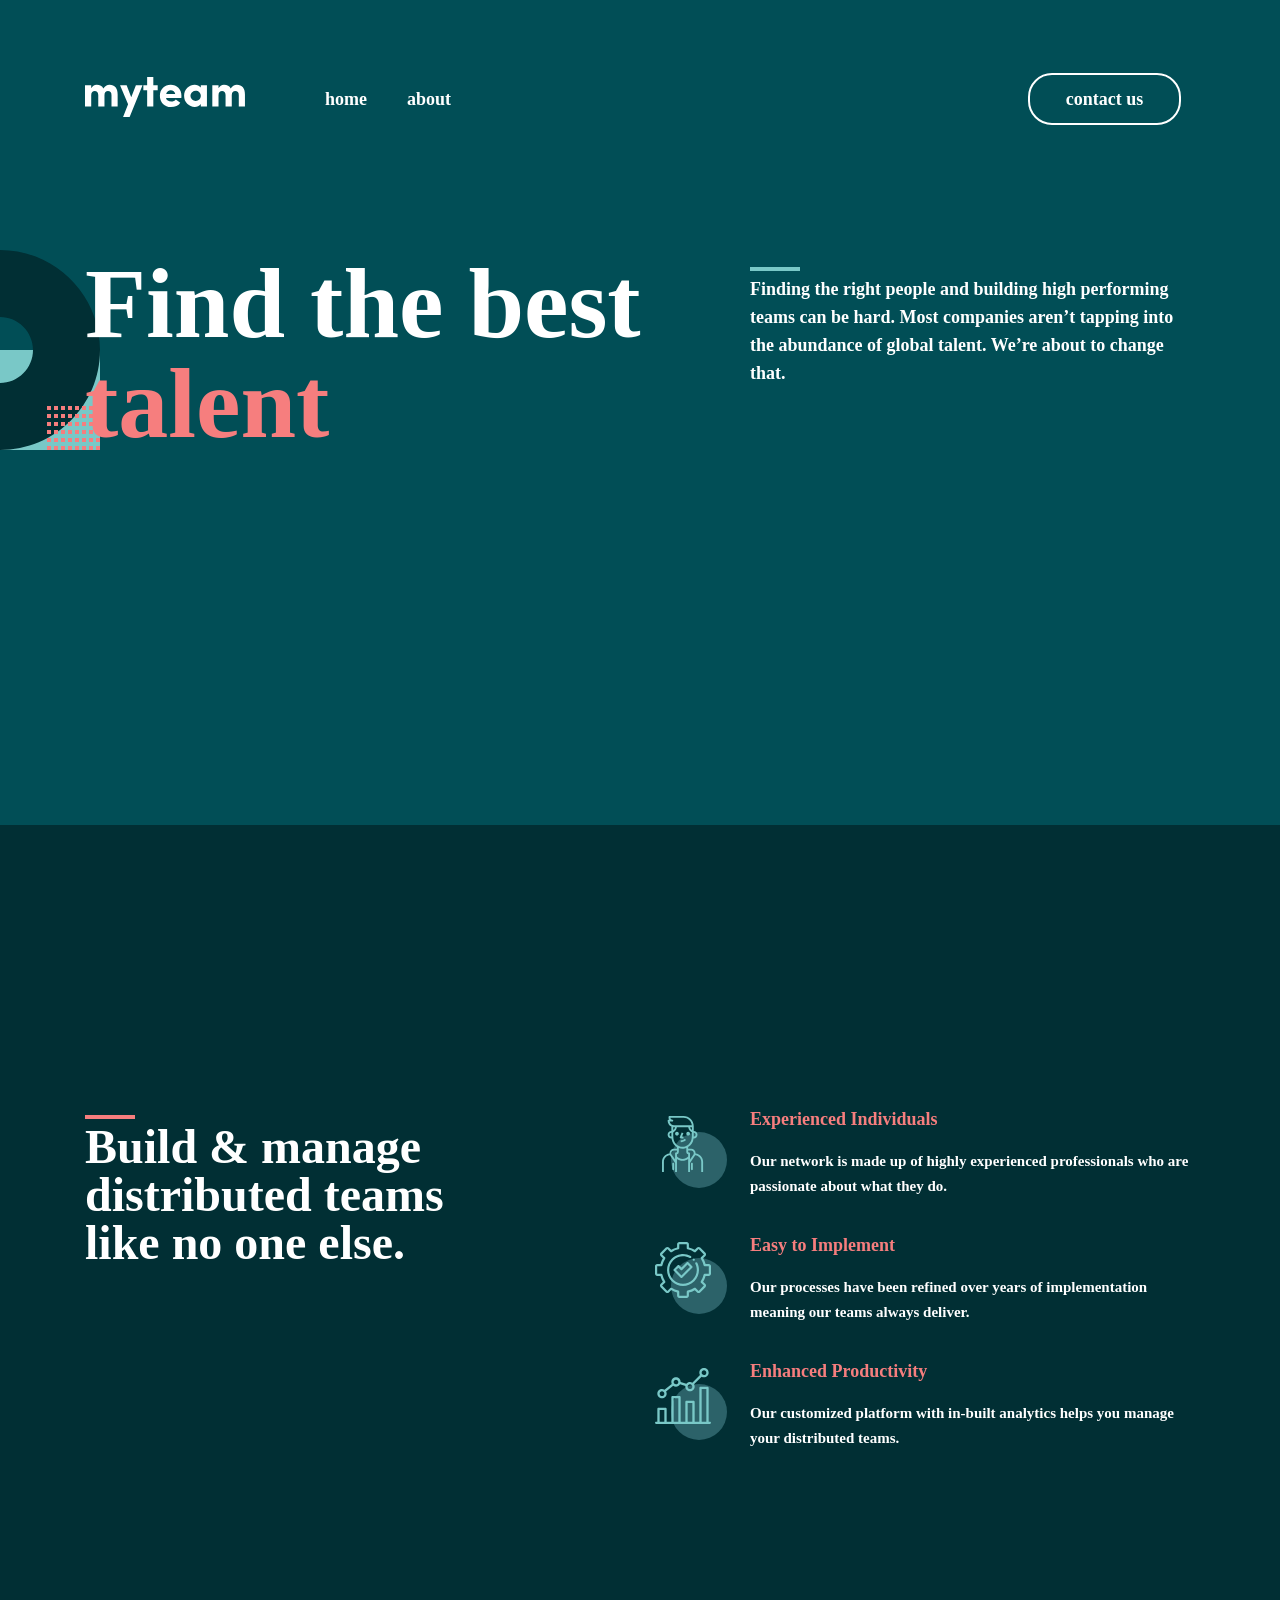
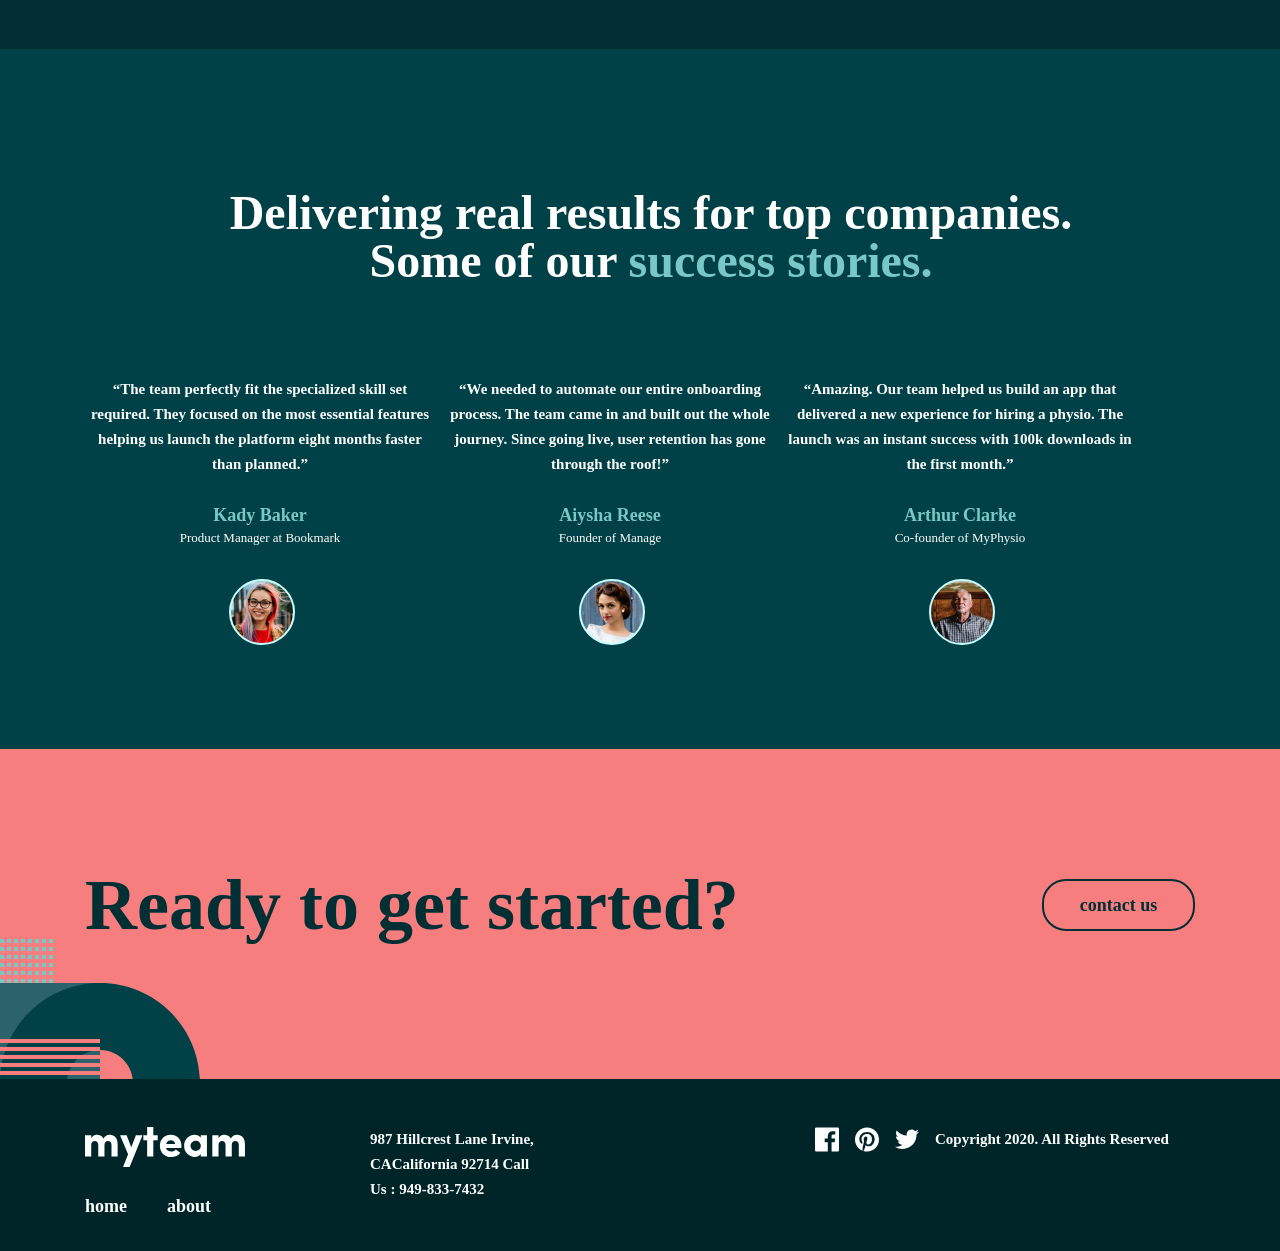
<file: index.html>
<!DOCTYPE html>
<html lang="en">
<head>
    <meta charset="UTF-8">
    <meta name="viewport" content="width=device-width, initial-scale=1.0">
    <title>myteam</title>
    <link rel="stylesheet" href="./css/main.css">
</head>
<body>
    <header class="myteam-header">
        <div class="container">
            <nav class="site-navbar">
            <div class="nav-link">
                <a href="#"><img width="160" src="./images/myteam icon.svg" alt="myteam-icon"></a>
                <div class="important-link">
                    <a href="#">home</a>
                    <a href="#">about</a>
                </div>
                <div>
                    <button class="navbar-btn">contact us</button>
                </div>
            </div>
        </nav>
        </div>
    </header>
    <main class="site-main">
        <section class="myteam-section">
            <div class="container">
                 <div class="talant">
                <h2 class="talant-title">
                    Find the best <span class="talant-title-span">talent</span>
                </h2>
                <div class="talant-info-div">
                    <span class="line"></span>
                     <p class="talant-info">
                    Finding the right people and building high performing teams can be hard. Most companies aren’t tapping into the abundance of global talent. We’re about to change that.
                </p>
                </div>
            </div>
            </div>
        </section>

        <section class="build-manage-section">
            <div class="container">
                <div class="build-manage">
                    <div class="build-manage-title-div">
                        <span class="line pink"></span>
                        <h3 class="build-manage-title">
                            Build & manage distributed teams like no one else.
                        </h3>
                    </div>
                    <div class="managment">
                        <div class="ean">
                            <img src="./images/mean-icon.svg" alt="mean">
                            <div class="title-flex">
                            <h4 class="ean-title">Experienced Individuals</h4>
                            <p class="ean-info">Our network is made up of highly experienced professionals who are passionate about what they do.</p>
                            </div>
                        </div>
                        <div class="ean">
                            <img src="./images/implament.svg" alt="implament">
                            <div class="title-flex">
                            <h4 class="ean-title">Easy to Implement</h4>
                            <p class="ean-info">Our processes have been refined over years of implementation meaning our teams always deliver.</p>
                            </div>
                        </div>
                        <div class="ean">
                            <img src="./images/strategy.svg" alt="strategy">
                            <div class="title-flex">
                            <h4 class="ean-title">Enhanced Productivity</h4>
                            <p class="ean-info">Our customized platform with in-built analytics helps you manage your distributed teams.</p>
                            </div>
                        </div>
                    </div>
                </div>
            </div>
        </section>


        <section class="delivering-section">
            <div class="container">
                <div class="deleving-big-div">
                    <h2 class="deleving-title">Delivering real results for top companies. Some of our <span class="deleving-title-span">success stories.</span></h2>
                    <div class="the-we-amazing-big">
                        <div class="the-we-amazing">
                            <p class="the-we-amazing-info">
                                 “The team perfectly fit the specialized skill set required. They focused on the most essential features helping us launch the platform eight months faster than planned.”
                            </p>
                            <h3 class="the-we-amazing-title">Kady Baker</h3>
                            <p class="the-we-amazing-info-two">Product Manager at Bookmark</p>
                            <img class="the-we-amazing-img" src="./images/girl-one.svg" alt="girl">
                        </div>
                        <div class="the-we-amazing">
                            <p class="the-we-amazing-info">
                                 “We needed to automate our entire onboarding process. The team came in and built out the whole journey. Since going live, user retention has gone through the roof!”
                            </p>
                            <h3 class="the-we-amazing-title">Aiysha Reese</h3>
                            <p class="the-we-amazing-info-two">Founder of Manage</p>
                            <img class="the-we-amazing-img" src="./images/girl-two.svg" alt="girl two">
                        </div>
                        <div class="the-we-amazing">
                            <p class="the-we-amazing-info">
                                 “Amazing. Our team helped us build an app that delivered a new experience for hiring a physio. The launch was an instant success with 100k downloads in the first month.”
                            </p>
                            <h3 class="the-we-amazing-title">Arthur Clarke</h3>
                            <p class="the-we-amazing-info-two">Co-founder of MyPhysio</p>
                            <img class="the-we-amazing-img" src="./images/grandfather.svg" alt="grandfather images">
                        </div>
                    </div>
                </div>
            </div>
        </section>


        <section class="ready-section">
            <div class="container">
                <div class="ready">
                    <div class="rady-title">
                        <h2>Ready to get started?</h2>
                    </div>
                    <div class="button-ready">
                        <button>contact us</button>
                    </div>
                </div>
            </div>
        </section>


        <footer class="site-footer">
            <div class="container">
                <div class="footer-big">
                    <div class="footer-logo">
                        <img src="./images/myteam icon.svg" alt="myteam icon">
                        <div class="ahref-footer">
                        <a href="#">home</a>
                        <a href="#">about</a>
                        </div>
                    </div>
                    <div class="footer-info-div">
                        <p class="footer-info">
                            987  Hillcrest Lane Irvine, CACalifornia 92714 Call Us : 949-833-7432
                        </p>
                    </div>
                    <div class="copyright">
                        <div class="footer-iconn">
                            <img width="" src="./photo/facebook.svg" alt="">
                            <img width="" src="./photo/dog.svg" alt="">
                            <img width="" src="./photo/twitter.svg" alt="">
                            <p class="footer-icon-info">Copyright 2020. All Rights Reserved</p>
                        </div>
                    </div>
                </div>
            </div>
        </footer>
    </main>
</body>
</html>
</file>
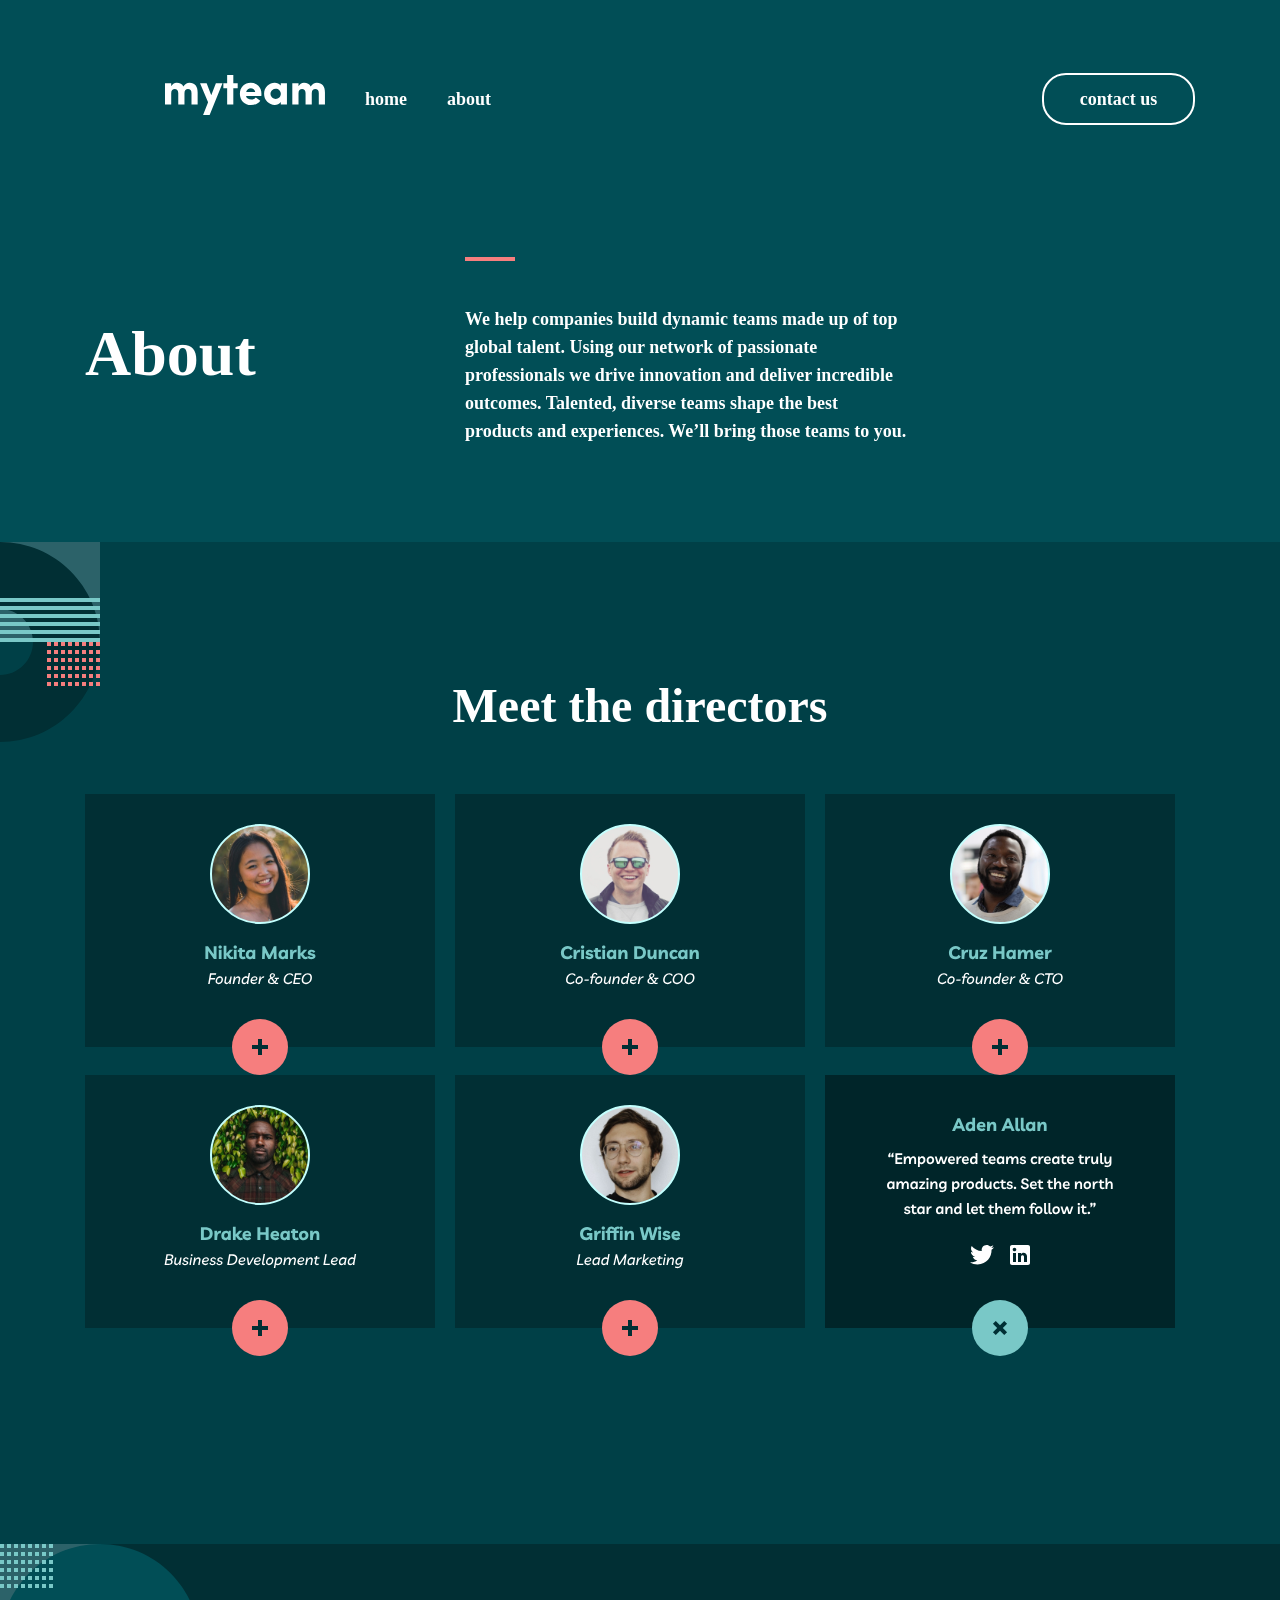
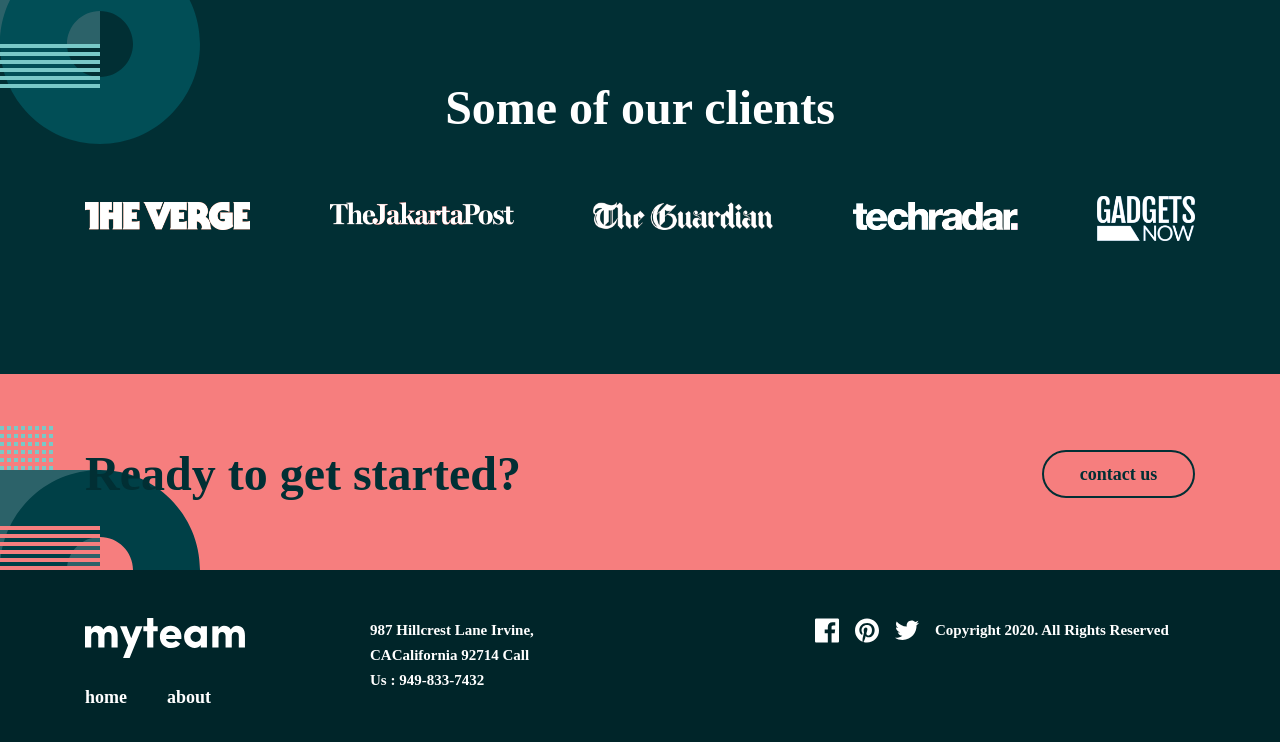
<file: about.html>
<!DOCTYPE html>
<html lang="en">
<head>
    <meta charset="UTF-8">
    <meta name="viewport" content="width=device-width, initial-scale=1.0">
    <title>myteam</title>
    <link rel="stylesheet" href="./css/about.css">
</head>
<body>
    <header class="myteam-header">
        <div class="container">
            <nav class="site-navbar">
            <div class="nav-link">
                <div class="important-link">
                <a href="#"><img width="160" src="./images/myteam icon.svg" alt="myteam-icon"></a>
                    <a href="#">home</a>
                    <a href="#">about</a>
                </div>
                <div>
                    <button class="navbar-btn">contact us</button>
                </div>
            </div>
        </nav>
        </div>
    </header>
    <main class="site-main">
        <section class="myteam-section">
            <div class="container">
                 <div class="talant">
                <h2 class="talant-title">
                    About
                </h2>
                <div class="talant-info-div">
                    <span class="line"></span>
                     <p class="talant-info">
                    We help companies build dynamic teams made up of top global talent. Using our network of passionate professionals we drive innovation and deliver incredible outcomes. Talented, diverse teams shape the best products and experiences. We’ll bring those teams to you.
                </p>
                </div>
            </div>
            </div>
        </section>

        <section class="meet-section">
            <div class="container">
                <h2 class="meet-title">
                    Meet the directors
                </h2>
                <div class="big-meet">
                    <img src="./photo/meet1.svg" alt="">
                    <img src="./photo/meet2.svg" alt="">
                    <img src="./photo/meet3.svg" alt="">
                    <img src="./photo/meet4.svg" alt="">
                    <img src="./photo/meet5.svg" alt="">
                    <img src="./photo/meet6.svg" alt="">
                    <img class="four" src="./photo/4.svg" alt="">
                </div>
            </div>
        </section>


        <section class="some-section">
            <div class="container">
                    <h2 class="some-tile">Some of our clients</h2>
                    <img src="./photo/Group 5.svg" alt="">
            </div>
        </section>


        <section class="ready-section">
            <div class="container">
                <div class="ready-flex">
                <h2 class="ready-title">Ready to get started?</h2>
                <button class="ready-btn">contact us</button>
                </div>
            </div>
        </section>



        <footer class="site-footer">
            <div class="container">
                <div class="footer-big">
                    <div class="footer-logo">
                        <img src="./images/myteam icon.svg" alt="myteam icon">
                        <div class="ahref-footer">
                        <a href="#">home</a>
                        <a href="#">about</a>
                        </div>
                    </div>
                    <div class="footer-info-div">
                        <p class="footer-info">
                            987  Hillcrest Lane Irvine, CACalifornia 92714 Call Us : 949-833-7432
                        </p>
                    </div>
                    <div class="copyright">
                        <div class="footer-iconn">
                            <img width="" src="./photo/facebook.svg" alt="">
                            <img width="" src="./photo/dog.svg" alt="">
                            <img width="" src="./photo/twitter.svg" alt="">
                            <p class="footer-icon-info">Copyright 2020. All Rights Reserved</p>
                        </div>
                    </div>
                </div>
            </div>
        </footer>
    </main>
</body>
</html>
</file>
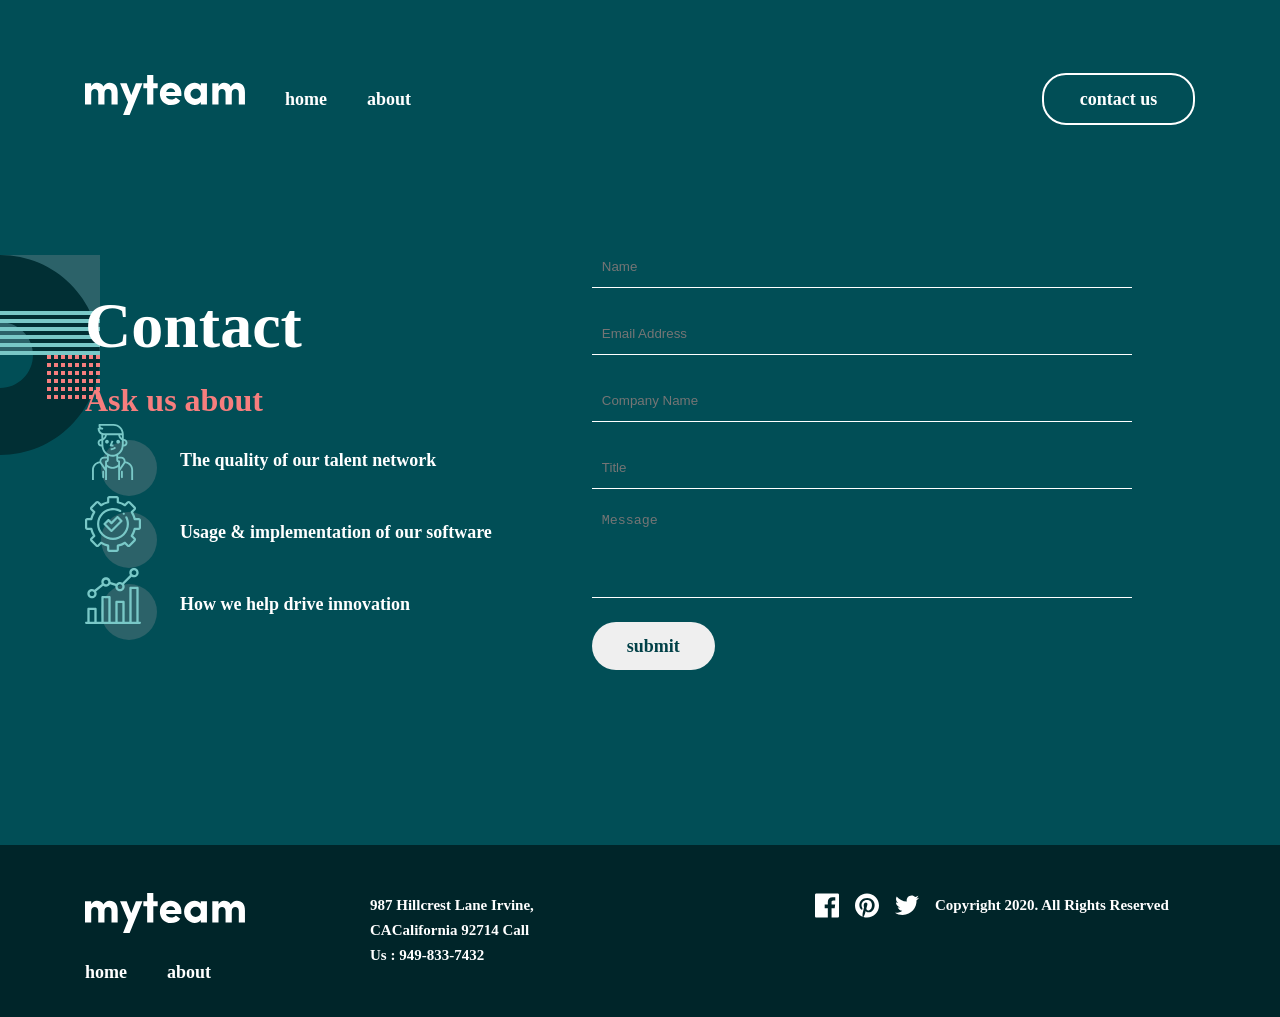
<file: contact.html>
<!DOCTYPE html>
<html lang="en">
<head>
    <meta charset="UTF-8">
    <meta name="viewport" content="width=device-width, initial-scale=1.0">
    <title>contact</title>
    <link rel="stylesheet" href="./css/contact.css">
</head>
<body>
    <header class="myteam-contact-header">
        <div class="container">
            <nav class="site-contact-navbar">
            <div class="nav-contact-link">
                <div class="important-contact-link">
                <a href="#"><img width="160" src="./images/myteam icon.svg" alt="myteam-icon"></a>
                    <a href="#">home</a>
                    <a href="#">about</a>
                </div>
                <div>
                    <button class="navbar-contact-btn">contact us</button>
                </div>
            </div>
        </nav>
        </div>
    </header>


    <main class="site-main-contact">
        <section class="site-contact-section">
            <div class="container">
                <div class="contact-big">
                    <div class="contact">
                        <h2 class="contact-title">
                            Contact
                        </h2>
                        <h3 class="contact-title-h3">
                            Ask us about
                        </h3>
                        <div class="tuh">
                            <div class="img-info">
                                <div class="img-info-flex">
                                <img src="./contact-images/man.svg" alt="">
                                <p class="img-info-title">The quality of our talent network</p>
                                </div>
                                <div class="img-info-flex">
                                <img src="./contact-images/setting.svg" alt="">
                                <p class="img-info-title">Usage & implementation of our software</p>
                                </div>
                                <div class="img-info-flex">
                                <img src="./contact-images/strategy.svg" alt="">
                                <p class="img-info-title">How we help drive innovation</p>
                                </div>
                            </div>
                        </div>
                    </div>
                    <form class="contact-input">
                        <input type="text" placeholder="Name">
                        <input type="email" placeholder="Email Address">
                        <input type="text" placeholder="Company Name">
                        <input type="text" placeholder="Title">
                        <textarea placeholder="Message"></textarea>
                        <button type="submit" class="contact-btn">submit</button>
                    </form>
                </div>
            </div>
        </section>





        <footer class="site-footer">
            <div class="container">
                <div class="footer-big">
                    <div class="footer-logo">
                        <img src="./images/myteam icon.svg" alt="myteam icon">
                        <div class="ahref-footer">
                        <a href="#">home</a>
                        <a href="#">about</a>
                        </div>
                    </div>
                    <div class="footer-info-div">
                        <p class="footer-info">
                            987  Hillcrest Lane Irvine, CACalifornia 92714 Call Us : 949-833-7432
                        </p>
                    </div>
                    <div class="copyright">
                        <div class="footer-iconn">
                            <img width="" src="./photo/facebook.svg" alt="">
                            <img width="" src="./photo/dog.svg" alt="">
                            <img width="" src="./photo/twitter.svg" alt="">
                            <p class="footer-icon-info">Copyright 2020. All Rights Reserved</p>
                        </div>
                    </div>
                </div>
            </div>
        </footer>
    </main>
</body>
</html>
</file>
<file: css/main.css>
*{
    margin: 0;
    padding: 0;
    box-sizing: border-box0;
    text-decoration: none;
}
.container{
    margin: 0 auto;
    width: 1110px;
    padding:0 20px ;
}
.myteam-header {
    background-color: #014E56;
}
.site-navbar {
    padding-top: 73px;
}
.nav-link {
    display: flex;
    align-items: center;
}
.important-link {
    display: flex;
    align-items: center;
    gap: 40px;
    font-family: Livvic;
    font-weight: 600;
    font-size: 18px;
    line-height: 28px;
    letter-spacing: 0px;
    margin-left: 80px;
    margin-right: 577px;
}
.important-link a{
    color: white;
}
.navbar-btn {
    width: 153px;
    padding: 10px 32px;
    background: none;
    border: 2px solid white;
    border-radius: 24px;
    font-family: Livvic;
    font-weight: 600;
    font-size: 18px;
    line-height: 28px;
    letter-spacing: 0px;
    color: white;
    cursor: pointer;
}



.myteam-section {
    background-color: #014E56;
    height: 700px;
    background-image:url(../images/faind-tail.svg);
    background-repeat: no-repeat;
    background-position-y: 125px;
}
.talant {
    display: flex;
    align-items: center;
    gap: 30px;
    width: 1110px;
    height: 200px;
    padding-top: 129px;
}
.talant-title {
    font-family: Livvic;
    font-weight: 700;
    font-size: 100px;
    line-height: 100px;
    letter-spacing: 0px;
    color: white;
}
.talant-title-span{
    font-family: Livvic;
    font-weight: 700;
    font-size: 100px;
    line-height: 100px;
    letter-spacing: 0px;
    color: #F67E7E; 
}
.talant-info-div{
    width: 445px;
    height: 195px;
}
.line{
    width: 50px;
    height: 4px;
    background-color: #79C8C7;
    display: inline-block;
}
.talant-info {
    width: 445px;
    height: 112px;
    font-family: Livvic;
    font-weight: 600;
    font-size: 18px;
    line-height: 28px;
    letter-spacing: 0px;
    color: white;
}



.build-manage-section {
    background-color: #012F34;
    height: 684px;
    padding-top: 140px;
    background-image: url(../images/faind-tail-three.svg);
    background-repeat: no-repeat;
    background-position-y: 640px;
    background-position-x: 1422px;
}
.build-manage {
    display: flex;
    gap: 125px;
    margin-top: 140px;
}

.pink {
    background-color: #F67E7E;
}
.build-manage-title {
    width: 445px;
    height: 144px;
    font-family: Livvic;
    font-weight: 700;
    font-size: 48px;
    line-height: 48px;
    letter-spacing: 0px;
    color: white;
}
.managment {
    display: flex;
    flex-direction: column;
    gap: 32px;
}
.ean {
    display: flex;
    align-items: center;
    gap: 23px;
}

.ean-title {
    font-family: Livvic;
    font-weight: 700;
    font-size: 18px;
    line-height: 28px;
    letter-spacing: 0px;
    color: #F67E7E;
}
.ean-info {
    font-family: Livvic;
    font-weight: 600;
    font-size: 15px;
    line-height: 25px;
    letter-spacing: 0px;
    color: white;
    margin-top: 16px;
}




.delivering-section {
    background-color: #004047;
    padding-top: 140px;
    height: 560px;
}

.deleving-title {
    font-family: Livvic;
    font-weight: 700;
    font-size: 48px;
    line-height: 48px;
    letter-spacing: 0px;
    text-align: center;
    padding-left: 100px;
    color: white;
    width: 932px;
    height: 96px;
}
.deleving-title-span{
    font-family: Livvic;
    font-weight: 700;
    font-size: 48px;
    line-height: 48px;
    letter-spacing: 0px;
    color: #79C8C7;
}
.the-we-amazing-big {
    display: flex;
}
.the-we-amazing-info {
    width: 350px;
    height: 100px;
    font-family: Livvic;
    font-weight: 600;
    font-size: 15px;
    line-height: 25px;
    letter-spacing: 0px;
    text-align: center;
    color: white;
    margin-top: 92px;
    margin-bottom: 24px;
}
.the-we-amazing-title {
    font-family: Livvic;
    font-weight: 700;
    font-size: 18px;
    line-height: 28px;
    letter-spacing: 0px;
    text-align: center;
    color: #79C8C7;
}
.the-we-amazing-info-two {
    font-family: Livvic;
    font-weight: 500;
    font-size: 13px;
    line-height: 18px;
    letter-spacing: 0px;
    text-align: center;
    color: white;
    margin-bottom: 32px;
}
.the-we-amazing-img{
    margin-left: 144px;
}


.ready-section {
    background-color: #F67E7E;
    height: 200px;
    padding-top: 130px;
    background-image: url(../images/faind-tail-four.svg);
    background-repeat: no-repeat;
    background-position-y: 190px;
}
.ready {
    display: flex;
    align-items: center;
    justify-content: space-between;
    gap: 260px;
}
.rady-title {
    font-family: Livvic;
    font-weight: 700;
    font-size: 48px;
    line-height: 48px;
    letter-spacing: 0px;
    color: #012F34;
}
.button-ready button {
    width: 153px;
    padding: 10px 33px;
    background: none;
    border: 2px solid #012F34;
    border-radius: 24px;
    font-family: Livvic;
    font-weight: 600;
    font-size: 18px;
    line-height: 28px;
    letter-spacing: 0px;
    color: #012F34;
    cursor: pointer;
}


.site-footer {
    background-color: #002529;
    padding-top: 48px;
    padding-bottom: 24px;
}
.footer-big {
    display: flex;
}
.footer-logo {
    display: flex;
    flex-direction: column;
}
.ahref-footer{
    display: flex;
    gap: 40px;
    margin-top: 25px;
}
.ahref-footer a{
    font-family: Livvic;
    font-weight: 600;
    font-size: 18px;
    line-height: 28px;
    letter-spacing: 0px;
    color: white;
}
.footer-info-div {
    width: 445px;
    height: 100px;
    margin-left: 125px;
}
.footer-info {
    padding-right: 280px;
    font-family: Livvic;
    font-weight: 600;
    font-size: 15px;
    line-height: 25px;
    letter-spacing: 0px;
    color: #FFFFFF;
}
.copyright {
    display: flex;
    flex-direction: column;
}
.footer-iconn {
    display: flex;
    gap: 16px;
}
.footer-icon-info {
    font-family: Livvic;
    font-weight: 600;
    font-size: 15px;
    line-height: 25px;
    letter-spacing: 0px;
    text-align: right;
    color: #FFFFFF;
}
</file>
<file: css/about.css>
*{
    margin: 0;
    padding: 0;
    box-sizing: border-box0;
    text-decoration: none;
}
.container{
    margin: 0 auto;
    max-width: 1110px;
    padding:0 20px ;
}
.myteam-header {
    background-color: #014E56;
}
.site-navbar {
    padding-top: 73px;
}
.nav-link {
    display: flex;
    align-items: center;
    justify-content: space-between;
}
.important-link {
    display: flex;
    align-items: center;
    gap: 40px;
    font-family: Livvic;
    font-weight: 600;
    font-size: 18px;
    line-height: 28px;
    letter-spacing: 0px;
    margin-left: 80px;
    /* margin-right: 577px; */
}
.important-link a{
    color: white;
}
.navbar-btn {
    width: 153px;
    padding: 10px 32px;
    background: none;
    border: 2px solid white;
    border-radius: 24px;
    font-family: Livvic;
    font-weight: 600;
    font-size: 18px;
    line-height: 28px;
    letter-spacing: 0px;
    color: white;
    cursor: pointer;
}

@media(max-width: 768px) {
    
}

.myteam-section {
    background-color: #014E56;
    height: 417px;
    background-image: url(../photo/Group\ 8.svg);
    background-repeat: no-repeat;
    background-position-y: 217px ;
    background-position-x: 1435px ;
}
.talant {
    display: flex;
    align-items: center;
    gap: 30px;
    max-width: 1110px;
    height: 200px;
    padding-top: 129px;
}
.talant-title {
    font-family: Livvic;
    font-weight: 700;
    font-size: 64px;
    line-height: 100px;
    letter-spacing: 0px;
    color: white;
    width: 350px;
    height: 100px;
}
.talant-info-div{
    max-width: 445px;
    height: 195px;
}
.line{
    width: 50px;
    height: 4px;
    background-color:#F67E7E;
    display: inline-block;
    margin-bottom: 40px;
}
.talant-info {
    width: 445px;
    height: 112px;
    font-family: Livvic;
    font-weight: 600;
    font-size: 18px;
    line-height: 28px;
    letter-spacing: 0px;
    color: white;
}

@media(max-width:768px){
    .talant{
        flex-direction: column;
        text-align: center !important;
        padding-top:112px ;
    }
}
/*  */
.meet-section {
    background-color: #004047;
    height: 1002px;
    background-image: url(../photo/Group\ 8\ \(1\).svg);
    background-repeat: no-repeat;
}
.meet-title {
    font-family: Livvic;
    font-weight: 700;
    font-size: 48px;
    line-height: 48px;
    letter-spacing: 0px;
    text-align: center;
    color: white;
    padding-top: 140px;
    margin-bottom: 64px;
}
.big-meet {
    display: grid;
    grid-template-columns: auto auto auto;
}
.four{
    position: absolute;
    top: 1442px;
    left: 1372px;
}



.some-section {
    background-color: #012F34;
    padding-top: 140px;
    height: 290px;
    background-image: url(../photo/some.svg);
    background-repeat: no-repeat;
}
.some-tile {
    font-family: Livvic;
    font-weight: 700;
    font-size: 48px;
    line-height: 48px;
    letter-spacing: 0px;
    text-align: center;
    color: white;
    margin-bottom: 64px;
}

.ready-section {
    background-color: #F67E7E;
    height: 120px;
    padding-top: 76px;
    background-image: url(../photo/ready.svg);
    background-repeat: no-repeat;
    background-position-y: 52px;
}
.ready-flex{
    display: flex;
    align-items: center;
    justify-content: space-between;
}
.ready-title {
    font-family: Livvic;
    font-weight: 700;
    font-size: 48px;
    line-height: 48px;
    letter-spacing: 0px;
    color: #012F34;
}
.ready-btn {
    width: 153px;
    height: 48px;
    background: none;
    border: 2px solid #012F34;
    font-family: Livvic;
    font-weight: 600;
    font-size: 18px;
    line-height: 28px;
    letter-spacing: 0px;
    color: #012F34;
    border-radius: 24px;
}



.site-footer {
    background-color: #002529;
    padding-top: 48px;
    padding-bottom: 24px;
}
.footer-big {
    display: flex;
}
.footer-logo {
    display: flex;
    flex-direction: column;
}
.ahref-footer{
    display: flex;
    gap: 40px;
    margin-top: 25px;
}
.ahref-footer a{
    font-family: Livvic;
    font-weight: 600;
    font-size: 18px;
    line-height: 28px;
    letter-spacing: 0px;
    color: white;
}
.footer-info-div {
    width: 445px;
    height: 100px;
    margin-left: 125px;
}
.footer-info {
    padding-right: 280px;
    font-family: Livvic;
    font-weight: 600;
    font-size: 15px;
    line-height: 25px;
    letter-spacing: 0px;
    color: #FFFFFF;
}
.copyright {
    display: flex;
    flex-direction: column;
}
.footer-iconn {
    display: flex;
    gap: 16px;
}
.footer-icon-info {
    font-family: Livvic;
    font-weight: 600;
    font-size: 15px;
    line-height: 25px;
    letter-spacing: 0px;
    text-align: right;
    color: #FFFFFF;
}
</file>
<file: css/contact.css>
*{
    margin: 0;
    padding: 0;
    box-sizing: border-box0;
    text-decoration: none;
}
.container{
    margin: 0 auto;
    width: 1110px;
    padding:0 20px ;
}
.myteam-contact-header {
    background-color: #014E56;
}
.site-contact-navbar {
    padding-top: 73px;
}
.nav-contact-link {
    display: flex;
    align-items: center;
    justify-content: space-between;
}
.important-contact-link {
    display: flex;
    align-items: center;
    gap: 40px;
    font-family: Livvic;
    font-weight: 600;
    font-size: 18px;
    line-height: 28px;
    letter-spacing: 0px;
}
.important-contact-link a{
    color: white;
}
.navbar-contact-btn {
    width: 153px;
    padding: 10px 32px;
    background: none;
    border: 2px solid white;
    border-radius: 24px;
    font-family: Livvic;
    font-weight: 600;
    font-size: 18px;
    line-height: 28px;
    letter-spacing: 0px;
    color: white;
    cursor: pointer;
}

.site-contact-section {
    background-color: #014E56;
    height: 600px;
    padding-top: 120px;
    background-image: url(../contact-images/Group\ 8.svg);
    background-repeat: no-repeat;
    background-position-y: 130px ;
}
.contact-big {
    display: flex;
    align-items: center;
    gap: 100px;
}
.contact-title {
    font-family: Livvic;
    font-weight: 700;
    font-size: 64px;
    line-height: 100px;
    letter-spacing: 0px;
    color: white;
}
.contact-title-h3 {
    font-family: Livvic;
    font-weight: 700;
    font-size: 32px;
    line-height: 48px;
    letter-spacing: 0px;
    color: #F67E7E;
}
.img-info-flex{
    display: flex;
    align-items: center;
    gap: 23px;
}
.img-info-title {
    font-family: Livvic;
    font-weight: 700;
    font-size: 18px;
    line-height: 28px;
    letter-spacing: 0px;
    color: white;
}
.contact-input {
    display: flex;
    flex-direction: column;
    gap: 24px;
}
.contact-input ::placeholder{
    padding-left: 10px;
}
.contact-input input{
    width: 540px;
    height: 42px;
    background: none;
    border-bottom: 1px solid white;
    border-top:none;
    border-left: none;
    border-right:none ;
}
.contact-input textarea{
    resize: none;
    width: 540px;
    height: 84px;
    background: none;
    border-bottom: 1px solid white;
    border-top:none;
    border-left: none;
    border-right:none ;
}
.contact-btn {
    width: 123px;
    height: 48px;
    border-radius: 24px;
    border: none;
    font-family: Livvic;
    font-weight: 600;
    font-size: 18px;
    line-height: 28px;
    letter-spacing: 0px;
    color: #004047;
    padding-bottom: -10px;
    cursor: pointer;
}





.site-footer {
    background-color: #002529;
    padding-top: 48px;
    padding-bottom: 24px;
}
.footer-big {
    display: flex;
}
.footer-logo {
    display: flex;
    flex-direction: column;
}
.ahref-footer{
    display: flex;
    gap: 40px;
    margin-top: 25px;
}
.ahref-footer a{
    font-family: Livvic;
    font-weight: 600;
    font-size: 18px;
    line-height: 28px;
    letter-spacing: 0px;
    color: white;
}
.footer-info-div {
    width: 445px;
    height: 100px;
    margin-left: 125px;
}
.footer-info {
    padding-right: 280px;
    font-family: Livvic;
    font-weight: 600;
    font-size: 15px;
    line-height: 25px;
    letter-spacing: 0px;
    color: #FFFFFF;
}
.copyright {
    display: flex;
    flex-direction: column;
}
.footer-iconn {
    display: flex;
    gap: 16px;
}
.footer-icon-info {
    font-family: Livvic;
    font-weight: 600;
    font-size: 15px;
    line-height: 25px;
    letter-spacing: 0px;
    text-align: right;
    color: #FFFFFF;
}
</file>
